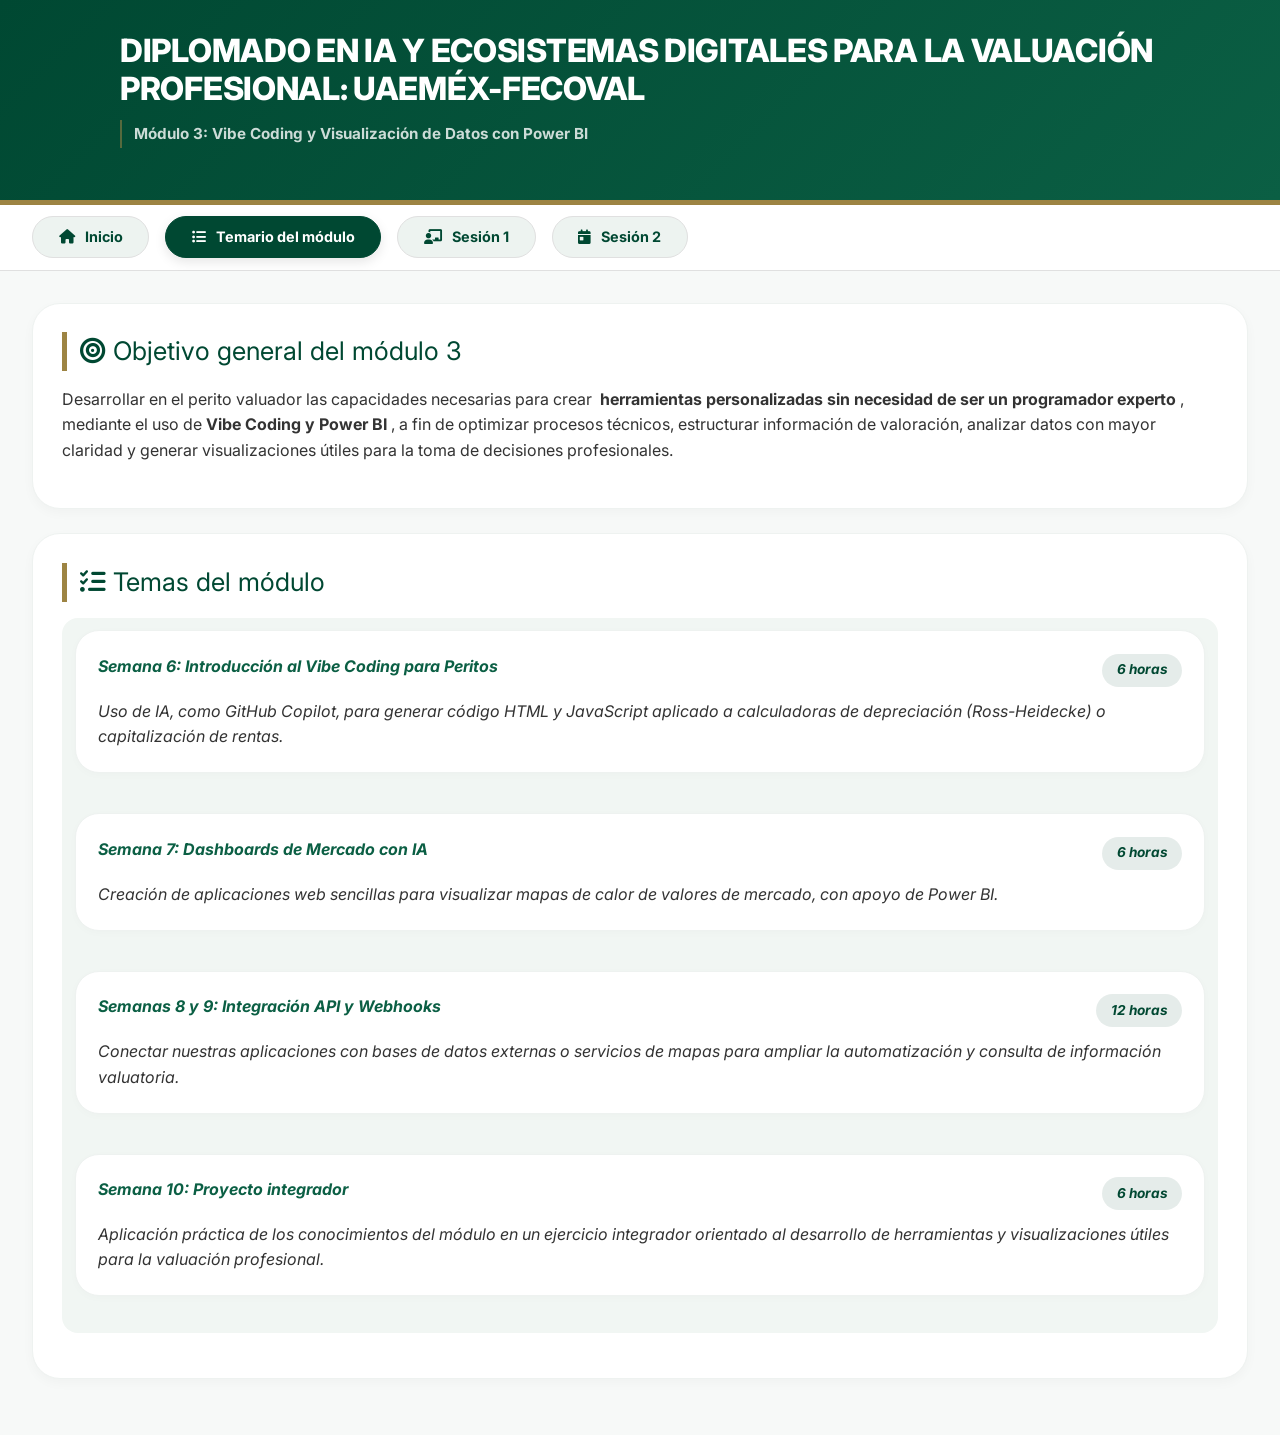
<file: index.html>
<!DOCTYPE html>
<html lang="es-MX">
  <head>
    <title>Diplomado IA Valuación | UAEMéx-FECOVAL - Módulo 1 Completo</title>
    <meta charset="UTF-8"/>
    <meta name="viewport" content="width=device-width, initial-scale=1.0, user-scalable=yes"/>
    <meta name="robots" content="index,follow">
    <meta name="generator" content="GrapesJS Studio">
    <link href="https://fonts.googleapis.com/css2?family=Inter:opsz,wght@14..32,300;14..32,400;14..32,600;14..32,700;14..32,800&amp;display=swap" rel="stylesheet"/>
    <link rel="stylesheet" href="https://cdnjs.cloudflare.com/ajax/libs/font-awesome/6.0.0-beta3/css/all.min.css"/>
    <link rel="stylesheet" href="./style.css">
  </head>
  <body id="igsm">
    <div class="app-diplomado">
      <div id="ikurs" class="main-header">
        <div id="imi43" class="header-title">
          <h1 id="it2wj">DIPLOMADO EN IA Y ECOSISTEMAS DIGITALES PARA LA VALUACIÓN PROFESIONAL: UAEMÉX-FECOVAL</h1>
          <p class="header-subtitle">Módulo 3: Vibe Coding y Visualización de Datos con Power BI</p>
          <!-- <div id="i09cd" class="header-meta">
            <span id="icxfl" class="meta-item"><i id="ini3g" class="fas fa-hourglass-half"></i> Duración del módulo: 30 horas teórico-prácticas</span>
            <span id="i26u5" class="meta-item"><i id="isvor" class="fas fa-calendar-week"></i> Estructura: 5 semanas de trabajo (Semanas 6 a 10)</span>
          </div> -->
        </div>
      </div>
    <!-- BOTONES -->
    <div id="ibp73" class="nav-tres-tiempos">
      <!-- <a id="ihomebtn" href="https://campusvirtual.uaemex.mx/DiplomadoValuadores/" target="_blank" rel="noopener noreferrer" class="nav-btn-principal"><i id="ihomeicon" class="fas fa-home"></i> Inicio</a> -->
      <a id="ihomebtn" href="https://campusvirtual.uaemex.mx/DiplomadoValuadores/" rel="noopener noreferrer" class="nav-btn-principal"><i id="ihomeicon" class="fas fa-home"></i> Inicio</a>
      <a id="ib2ss" href="#!" data-page="inicio" class="nav-btn-principal active" role="button"><i id="ildek" class="fas fa-list-ul"></i> Temario del módulo</a>
      <a id="i757w" href="#!" data-page="tema1" class="nav-btn-principal" role="button"><i id="imw0z" class="fas fa-chalkboard-teacher"></i> Sesión 1</a>
      <a id="iypq2" href="#!" data-page="tema2" class="nav-btn-principal" role="button"><i id="ibr5g" class="fas fa-calendar-day"></i> Sesión 2</a>
    </div>
    <div id="ifpmn" class="dashboard-main">
      <!-- INICIO -->
      <div id="pagina-inicio" class="pagina-inicio active-page">
        <div id="ixxxe" class="inicio-card">
          <h2 id="iwkrd"><i id="i24ca" class="fas fa-bullseye"></i> Objetivo general del módulo 3</h2>
          <div id="ie4vd" class="texto-completo">
            <font dir="auto" id="igpffm"><font dir="auto" id="iatyus">Desarrollar en el perito valuador las capacidades necesarias para crear </font></font>
            <font dir="auto" id="i768yj"><font dir="auto" id="ics6tb"><b id="i47ty">herramientas personalizadas sin necesidad de ser un programador experto</b></font></font>
            <font dir="auto" id="ipkxzg"><font dir="auto" id="ighgga">, mediante el uso de</font></font>
            <font dir="auto" id="izs64i"><font dir="auto" id="i9005i"><b id="ikp8q">Vibe Coding y Power BI</b></font></font>
            <font dir="auto" id="ihi4ah"><font dir="auto" id="ird0zg">, a fin de optimizar procesos técnicos, estructurar información de valoración, analizar datos con mayor claridad y generar visualizaciones útiles para la toma de decisiones profesionales.</font></font>
          </div>
        </div>
        <div id="ibrav" class="inicio-card">
          <h2 id="i8eqp"><i id="ifluj" class="fas fa-list-check"></i> Temas del módulo</h2>
          <div id="i8b7tr" class="texto-completo tema-lista">
            <div class="subtema-card">
              <div class="subtema-card-head">
                <strong>Semana 6: Introducción al Vibe Coding para Peritos</strong>
                <span>6 horas</span>
              </div>
              <p>Uso de IA, como GitHub Copilot, para generar código HTML y JavaScript aplicado a calculadoras de depreciación (Ross-Heidecke) o capitalización de rentas.</p>
            </div>
            <div class="subtema-card">
              <div class="subtema-card-head">
                <strong>Semana 7: Dashboards de Mercado con IA</strong>
                <span>6 horas</span>
              </div>
              <p>Creación de aplicaciones web sencillas para visualizar mapas de calor de valores de mercado, con apoyo de Power BI.</p>
            </div>
            <div class="subtema-card">
              <div class="subtema-card-head">
                <strong>Semanas 8 y 9: Integración API y Webhooks</strong>
                <span>12 horas</span>
              </div>
              <p>Conectar nuestras aplicaciones con bases de datos externas o servicios de mapas para ampliar la automatización y consulta de información valuatoria.</p>
            </div>
            <div class="subtema-card">
              <div class="subtema-card-head">
                <strong>Semana 10: Proyecto integrador</strong>
                <span>6 horas</span>
              </div>
              <p>Aplicación práctica de los conocimientos del módulo en un ejercicio integrador orientado al desarrollo de herramientas y visualizaciones útiles para la valuación profesional.</p>
            </div>
          </div>
        </div>
      </div>
      <div id="pagina-tema1" class="pagina-tema">
        <div class="inicio-card">
          <div class="tema1-header">
            <div>
              <h2>Sesión 1: Vibe Coding</h2>
              <p class="texto-completo">Revisa la presentación con los contenidos temáticos del tema de "Vibe coding" y el material de apoyo para la primera parte del reto de la semana.</p>

              <!-- Boton: Material de apoyo -->
              <div class="folder-link-container">
                <a class="folder-link" href="https://drive.google.com/drive/folders/1bh6JpQN3BULOHNvWwEFZ0kt5iBWb7uwA?usp=sharing" target="_blank" rel="noopener noreferrer">
                  <i class="fas fa-folder-open"></i>
                  Material de apoyo
                </a>
              </div>

            </div>
          </div>

          <!-- Presentación de slides -->
          <div class="ppt-slider-embed">
            <button class="btn-fullscreen-slides" type="button" onclick="openSlidesFullscreen()" title="Ver en pantalla completa">
              <i class="fas fa-expand"></i>
            </button>
            <iframe class="slides-frame" src="https://docs.google.com/presentation/d/1sW0dO1pOmtQdffCKXlaPsgbpUGVksEqd/embed?start=false&loop=false&delayms=3000" frameborder="0" allowfullscreen="true" mozallowfullscreen="true" webkitallowfullscreen="true"></iframe>
          </div>

          <div class="slides-fullscreen-modal" id="slidesFullscreenModal">
            <button class="btn-close-fullscreen" type="button" onclick="closeSlidesFullscreen()" title="Cerrar">
              <i class="fas fa-times"></i>
            </button>
            <iframe class="slides-fullscreen-iframe" src="https://docs.google.com/presentation/d/1sW0dO1pOmtQdffCKXlaPsgbpUGVksEqd/embed?start=false&loop=false&delayms=3000" frameborder="0" allowfullscreen="true" mozallowfullscreen="true" webkitallowfullscreen="true"></iframe>
          </div>

          <!-- <button class="accordion-toggle" id="actividadToggle" type="button" aria-expanded="false">Actividad en clase: Estudio de caso</button>
          <div class="accordion-content" id="actividadContent">
            <p>Lee el caso práctico del perito valuador y responde las preguntas sobre datos, visualización y toma de decisiones. Usa el folder de recursos para apoyar tu análisis.</p>
          </div> -->
        </div>
      </div>
      <div id="pagina-tema2" class="pagina-tema">
        <div class="inicio-card">
          <div class="tema1-header">
            <div>
              <h2>Sesión 2: Vibe Coding en IA Studio de Google</h2>
              <p class="texto-completo">Revisa la presentación con los contenidos temáticos del tema de "Power BI y Visualización de Datos" y el material de apoyo para la segunda parte del reto de la semana.</p>

              <!-- Boton: Material de apoyo -->
              <div class="folder-link-container">
                <a class="folder-link" href="https://drive.google.com/drive/u/0/folders/17gFzdMhS1gKjv2ZTqB8HvF4Ems-QDXhU" target="_blank" rel="noopener noreferrer">
                  <i class="fas fa-folder-open"></i>
                  Material de apoyo
                </a>
              </div>

            </div>
          </div>

          <!-- Presentación de slides -->
          <div class="ppt-slider-embed">
            <button class="btn-fullscreen-slides" type="button" onclick="openSlidesFullscreen2()" title="Ver en pantalla completa">
              <i class="fas fa-expand"></i>
            </button>
            <iframe class="slides-frame" src="https://docs.google.com/presentation/d/1UKso7UypN0ng8D0d9crifWg_VAtCfEc-/embed?start=false&loop=false&delayms=3000" frameborder="0" allowfullscreen="true" mozallowfullscreen="true" webkitallowfullscreen="true"></iframe>
          </div>

          <div class="slides-fullscreen-modal" id="slidesFullscreenModal2">
            <button class="btn-close-fullscreen" type="button" onclick="closeSlidesFullscreen2()" title="Cerrar">
              <i class="fas fa-times"></i>
            </button>
            <iframe class="slides-fullscreen-iframe" src="https://docs.google.com/presentation/d/1UKso7UypN0ng8D0d9crifWg_VAtCfEc-/embed?start=false&loop=false&delayms=3000" frameborder="0" allowfullscreen="true" mozallowfullscreen="true" webkitallowfullscreen="true"></iframe>
          </div>

          <!-- Encuesta de Satisfacción -->
          <div class="encuesta-section" style="margin-top: 2rem; padding: 1.5rem; background: #f8faf9; border-radius: 20px; border-left: 4px solid var(--oro-uaemex);">
            <h3 style="font-size: 1.2rem; color: var(--verde-uaemex); margin-bottom: 1rem;">📝 Encuesta de Satisfacción M2 y M3</h3>
            <p style="margin-bottom: 1rem; line-height: 1.6;">Tu opinión es muy importante para nosotros. Por favor, completa la encuesta de satisfacción para los Módulos 2 y 3.</p>
            <a href="https://forms.office.com/r/9v2KQtMQBR" target="_blank" rel="noopener noreferrer" class="folder-link" style="display: inline-flex; align-items: center; gap: 0.65rem; padding: 0.8rem 1.5rem; border-radius: 999px; background: var(--verde-uaemex); color: #fff; font-weight: 700; text-decoration: none; transition: background 0.2s, transform 0.2s;">
              <i class="fas fa-external-link-alt"></i>
              Abrir Encuesta
            </a>
          </div>

          <button class="accordion-toggle" id="actividadToggle2" type="button" aria-expanded="false">🏆 RETO FINAL: Módulo de Vibe Coding para Peritos</button>
          <div class="accordion-content" id="actividadContent2">
            <p>¡Muchas felicidades por haber llegado hasta este punto del diplomado! Para acreditar con éxito el módulo de "Introducción al Vibe Coding para Peritos", deberás realizar y enviar las siguientes actividades prácticas:</p>
            
            <h3>📋 Entregables y Puntuación</h3>
            <ul>
              <li><strong>Calculadora Ross-Heidecke (Versión Ejecutiva)</strong> | 40 Puntos
                <p>La aplicación debe estar completamente terminada y publicada en tu repositorio de GitHub.</p>
              </li>
              <li><strong>Aplicación ValuTrack</strong> | 60 Puntos
                <p>La aplicación debe completarse en su totalidad, siguiendo cada una de las fases indicadas en el manual del curso.</p>
              </li>
            </ul>
            
            <h3>📥 Forma de Entrega</h3>
            <p>Deberás consolidar tu trabajo en un único documento de texto (Word o PDF) que incluya:</p>
            <ul>
              <li><strong>Portada formal:</strong> Con tus datos completos y los del diplomado.</li>
              <li><strong>Evidencias de los proyectos:</strong> Por cada una de las dos aplicaciones deberás indicar:
                <ul>
                  <li>La URL de las dos aplicaciones: GitHub y IA Studio.</li>
                  <li>Capturas de pantalla (impresiones de pantalla) legibles que demuestren el funcionamiento final de cada aplicación.</li>
                  <li>Impresión de pantalla de que respondiste la encuesta de satisfacción.</li>
                </ul>
              </li>
            </ul>
            
            <h3>📅 Fechas y Medio de Envío</h3>
            <p><strong>Fecha máxima de entrega:</strong> Martes 21 de Julio a las 24:00 hrs (Medianoche, hora CDMX).</p>
            <p><strong>Enviar a:</strong> ymirandar@uaemex.mx</p>
            <p><strong>Asunto del correo requerido:</strong> Reto Final Vibe Coding - [Tu Nombre Completo]</p>
            <br><br>
            <p>💡 <strong>Nota importante:</strong> Antes de adjuntar tu documento, por favor verifica que los enlaces de tus aplicaciones funcionen correctamente de forma pública para asegurar una evaluación sin contratiempos. ¡Mucho éxito en tu cierre de módulo!</p>
          </div>
        </div>
      </div>
      </div>
    </div>
    <script>
      // Funciones globales para fullscreen
      function openSlidesFullscreen() {
        document.getElementById('slidesFullscreenModal').classList.add('active');
        document.body.style.overflow = 'hidden';
      }

      function closeSlidesFullscreen() {
        document.getElementById('slidesFullscreenModal').classList.remove('active');
        document.body.style.overflow = 'auto';
      }

      function openSlidesFullscreen2() {
        document.getElementById('slidesFullscreenModal2').classList.add('active');
        document.body.style.overflow = 'hidden';
      }

      function closeSlidesFullscreen2() {
        document.getElementById('slidesFullscreenModal2').classList.remove('active');
        document.body.style.overflow = 'auto';
      }

      document.addEventListener('DOMContentLoaded', function() {
        const navLinks = document.querySelectorAll('[data-page]');
        function showPage(page) {
          document.querySelectorAll('.pagina-inicio, .pagina-tema').forEach(el => el.classList.remove('active-page'));
          document.querySelectorAll('[data-page]').forEach(link => link.classList.remove('active'));
          const target = document.getElementById('pagina-' + page);
          if (target) target.classList.add('active-page');
          const activeLink = document.querySelector(`[data-page="${page}"]`);
          if (activeLink) activeLink.classList.add('active');
        }
        navLinks.forEach(link => {
          link.addEventListener('click', e => {
            e.preventDefault();
            showPage(link.dataset.page);
          });
        });

        const actividadToggle = document.getElementById('actividadToggle');
        const actividadContent = document.getElementById('actividadContent');
        if (actividadToggle && actividadContent) {
          actividadToggle.addEventListener('click', () => {
            actividadContent.classList.toggle('open');
            actividadToggle.setAttribute('aria-expanded', actividadContent.classList.contains('open'));
          });
        }

        document.getElementById('slidesFullscreenModal').addEventListener('click', function(e) {
          if (e.target === this) {
            closeSlidesFullscreen();
          }
        });

        // Funciones para Sesión 2
        const actividadToggle2 = document.getElementById('actividadToggle2');
        const actividadContent2 = document.getElementById('actividadContent2');
        if (actividadToggle2 && actividadContent2) {
          actividadToggle2.addEventListener('click', () => {
            actividadContent2.classList.toggle('open');
            actividadToggle2.setAttribute('aria-expanded', actividadContent2.classList.contains('open'));
          });
        }

        document.getElementById('slidesFullscreenModal2').addEventListener('click', function(e) {
          if (e.target === this) {
            closeSlidesFullscreen2();
          }
        });

        showPage('inicio');
      });
    </script>
  </body>
</html>
</file>
<file: style.css>
* {
  box-sizing: border-box;
}
body {
  margin: 0;
}
:root {
  --gjs-t-color-primary:#004832;
  --gjs-t-color-secondary:#9d8443;
  --gjs-t-color-accent:#9d8443;
  --gjs-t-color-success:#28a745;
  --gjs-t-color-warning:#ffc107;
  --gjs-t-color-error:#dc3545;
  --verde-uaemex:#004832;
  --oro-uaemex:#9d8443;
  --gris-oscuro:#333333;
  --gris-claro:#f7f9f8;
  --blanco:#ffffff;
  --borde:#e0e0e0;
}
html {
  scroll-behavior:smooth;
}
.gjs-t-body {
  background-color:inherit;
  color:inherit;
  font-size:1rem;
  line-height:1.75rem;
}
.gjs-t-h1 {
  color:var(--gjs-t-color-secondary);
  font-size:1.5rem;
  line-height:2.5rem;
}
.gjs-t-h2 {
  color:var(--verde-uaemex);
  font-size:1.2rem;
  line-height:1.75rem;
}
.gjs-t-button {
  background-color:var(--gjs-t-color-primary);
  color:var(--blanco);
  border-radius:0.3rem;
}
.gjs-t-link {
  color:var(--gjs-t-color-primary);
  text-decoration:underline;
}
.gjs-t-border {
  border-radius:0.3rem;
  border-color:var(--borde);
}
.badge-norma {
  background:#e8f0f5;
  border-radius:50px;
  padding:0.2rem 0.9rem;
  font-size:0.7rem;
  font-weight:700;
  display:inline-block;
}
* {
  margin:0;
  padding:0;
  box-sizing:border-box;
}
body {
  font-family:'Inter',sans-serif;
  background:var(--gris-claro);
  color:var(--gris-oscuro);
  margin:0;
  line-height:inherit;
}
.app-diplomado {
  max-width:1400px;
  margin:0 auto;
  background:var(--blanco);
  min-height:100vh;
  display:flex;
  flex-direction:column;
  box-shadow:0 25px 45px -12px rgba(0,0,0,0.15);
}
.main-header {
  background:linear-gradient(135deg, var(--verde-uaemex) 0%, #0b5f44 100%);
  color:rgb(255 255 255 / 1);
  padding:2rem 2rem 1.5rem 2rem;
  border-bottom:5px solid var(--oro-uaemex);
  border-bottom-width:5px;
  border-color:var(--oro-uaemex);
  background-image:linear-gradient(to bottom right, , #0b5f44);
  padding-left:2rem;
  padding-right:2rem;
  padding-top:2rem;
  padding-bottom:2rem;
}
.header-title {
  max-width:1040px;
  margin:0 auto;
}
.header-title h1 {
  font-size:2rem;
  font-weight:800;
  letter-spacing:-0.3px;
  margin-bottom:0.75rem;
  line-height:1.18;
}
.header-subtitle {
  color:rgba(255,255,255,0.92);
  font-size:1rem;
  margin-bottom:1.25rem;
  max-width:760px;
  line-height:1.6;
}
.header-meta {
  display:flex;
  flex-wrap:wrap;
  gap:1.2rem;
  margin-top:0.8rem;
}
.meta-item {
  background:rgba(255,255,255,0.12);
  padding:0.3rem 1rem;
  border-radius:9999px;
  font-size:0.875rem;
  display:flex;
  align-items:center;
  gap:0.5rem;
  border-width:1px;
  border-color:rgb(255 255 255 / 0.15);
  background-color:rgb(255 255 255 / 0.1);
  padding-left:1rem;
  padding-right:1rem;
  padding-top:0.5rem;
  padding-bottom:0.5rem;
  line-height:1.25rem;
  font-weight:500;
}
.nav-tres-tiempos {
  background:var(--blanco);
  border-bottom:1px solid var(--borde);
  padding:0.7rem 2rem;
  display:flex;
  gap:1rem;
  flex-wrap:wrap;
  box-shadow:0 2px 6px rgba(0,0,0,0.02);
}
.nav-btn-principal {
  background:#edf3f0;
  border:1px solid var(--borde);
  padding:0.6rem 1.6rem;
  border-radius:40px;
  font-weight:700;
  font-size:0.9rem;
  cursor:pointer;
  font-family:'Inter', sans-serif;
  transition:0.2s;
  display:inline-flex;
  align-items:center;
  gap:10px;
  color:var(--verde-uaemex);
}
.nav-btn-principal.active {
  background:var(--verde-uaemex);
  color:var(--blanco);
  box-shadow:0 4px 12px rgba(0,0,0,0.1);
  border-color:var(--verde-uaemex);
}
.nav-btn-principal:hover:not(.active) {
  background:#e7eee9;
  transform:translateY(-2px);
}
.dashboard-main {
  flex:1;
  padding:2rem;
  background:var(--gris-claro);
}
.pagina-inicio {
  display:none;
  animation:fade 0.3s ease;
}
.pagina-inicio.active-page {
  display:block;
}
.inicio-card {
  background:var(--blanco);
  border-radius:28px;
  padding:1.8rem;
  margin-bottom:1.5rem;
  box-shadow:0 4px 12px rgba(0,0,0,0.03);
  border:1px solid #eef2f0;
}
.inicio-card h2 {
  font-size:1.6rem;
  margin-bottom:1rem;
  color:var(--verde-uaemex);
  border-left:5px solid var(--oro-uaemex);
  padding-left:0.8rem;
}
.objetivos-lista {
  padding-left:1.5rem;
  margin:1rem 0;
}
.objetivos-lista li {
  margin-bottom:0.7rem;
  line-height:1.5;
}
.pagina-tema {
  display:none;
  animation:fade 0.3s ease;
}
.pagina-tema.active-page {
  display:block;
}
.tema-header {
  background:var(--blanco);
  border-radius:28px;
  padding:1.5rem;
  margin-bottom:1.5rem;
  border-left:6px solid var(--oro-uaemex);
}
.tema-header h2 {
  font-size:1.8rem;
  color:var(--verde-uaemex);
}
.subtema-card {
  background:var(--blanco);
  border-radius:24px;
  padding:1.4rem;
  margin-bottom:1.5rem;
  border:1px solid #eef2f0;
  box-shadow:0 2px 8px rgba(0,0,0,0.02);
}
.subtema-card h3 {
  font-size:1.3rem;
  margin-bottom:0.8rem;
  color:#0b5f44;
  display:flex;
  align-items:center;
  gap:10px;
}
.tema-lista {
  display:grid;
  gap:1rem;
  margin-top:1rem;
}
.subtema-card-head {
  display:flex;
  justify-content:space-between;
  align-items:flex-start;
  gap:1rem;
  margin-bottom:0.75rem;
}
.subtema-card-head strong {
  font-size:1rem;
  color:#0b5f44;
}
.subtema-card-head span {
  background:rgba(0,72,50,0.1);
  color:var(--verde-uaemex);
  border-radius:999px;
  padding:0.35rem 0.9rem;
  font-size:0.85rem;
  font-weight:700;
}
.texto-completo {
  line-height:1.6;
  margin-bottom:1rem;
}
.table-compare {
  width:100%;
  border-collapse:collapse;
  margin:1rem 0;
  font-size:0.85rem;
}
.table-compare th, .table-compare td {
  border:1px solid var(--borde);
  padding:0.7rem;
  vertical-align:top;
  background:var(--blanco);
}
.table-compare th {
  background:#f1f6f3;
}
.actividad-box {
  background:#fbf8ef;
  border-left:5px solid var(--oro-uaemex);
  padding:1rem 1.3rem;
  border-radius:20px;
  margin:1.2rem 0;
}
.btn-demo {
  background:var(--verde-uaemex);
  border:none;
  color:var(--blanco);
  padding:0.4rem 1rem;
  border-radius:30px;
  font-size:0.75rem;
  cursor:pointer;
  margin-top:0.6rem;
  transition:0.2s;
}
.btn-demo:hover {
  background:#063c2a;
}
.imagen-referencia {
  background:#f3f7f5;
  border-radius:20px;
  padding:1rem;
  text-align:center;
  margin:1.2rem 0;
}
.video-card {
  background:linear-gradient(135deg, var(--verde-uaemex) 0%, #0a3b2a 100%);
  border-radius:20px;
  padding:1.5rem;
  margin:1.2rem 0;
  text-align:center;
  color:var(--blanco);
  cursor:pointer;
  transition:transform 0.2s, box-shadow 0.2s;
  border:1px solid rgba(255,255,255,0.1);
}
.video-card:hover {
  transform:translateY(-3px);
  box-shadow:0 12px 25px rgba(0,0,0,0.2);
}
.video-card i {
  font-size:3.5rem;
  color:var(--oro-uaemex);
  margin-bottom:0.8rem;
}
.video-card h4 {
  font-size:1.1rem;
  margin-bottom:0.5rem;
}
.btn-youtube {
  display:inline-block;
  background:var(--oro-uaemex);
  color:var(--blanco);
  padding:0.6rem 1.2rem;
  border-radius:40px;
  text-decoration:none;
  font-weight:600;
  font-size:0.85rem;
  margin-top:0.8rem;
}
footer {
  background:#f4f7f5;
  text-align:center;
  padding:1rem;
  font-size:0.7rem;
  color:#5b665f;
  border-top:1px solid var(--borde);
}
.lista-viñetas {
  margin-left:1.8rem;
  margin-bottom:1rem;
}
.lista-viñetas li {
  margin-bottom:0.5rem;
}
.menu-ejemplo {
  background:#f1f6f3;
  border-radius:16px;
  padding:1rem;
  margin:1rem 0;
  font-family:monospace;
  font-size:0.85rem;
}
#i8b7tr {
  margin-top:1rem;
  font-style:italic;
  background:#f1f6f3;
  padding:0.8rem;
  border-radius:16px;
}
#demoAct1_1 {
  margin-top:10px;
  background:#f1f6f3;
  padding:10px;
  border-radius:16px;
  display:none;
}
#geoDemo {
  display:none;
  background:#f1f6f3;
  padding:10px;
  border-radius:16px;
  margin-top:8px;
}
#errorEticaDemo {
  display:none;
  background:#fbf4ef;
  padding:12px;
  border-radius:16px;
  margin-top:8px;
}
#promptCompletoDemo {
  display:none;
  background:#f1f6f3;
  padding:12px;
  border-radius:16px;
  margin-top:8px;
}
#resultadoKB {
  display:none;
  background:#f2f7f3;
  border-radius:16px;
  padding:12px;
  margin-top:8px;
}
#iysj7g {
  margin-top:0.45rem;
  font-size:0.9rem;
  font-weight:500;
  letter-spacing:0.4px;
  color:rgba(255,255,255,0.78);
  padding-left:0.7rem;
  line-height:1.4;
  border-left:2px solid rgba(157,132,67,0.55);
  max-width:900px;
}
#iol6im {
  color:var(--verde-uaemex);
}
#ia7lj9 {
  background:rgba(157,132,67,0.12);
  color:var(--oro-uaemex);
  padding:0.2rem 0.7rem;
  border-radius:999px;
  font-size:0.82rem;
  font-weight:700;
}
#icuyb3 {
  display:flex;
  justify-content:space-between;
  align-items:center;
  gap:1rem;
  flex-wrap:wrap;
  margin-bottom:0.35rem;
}
#i74gpt {
  margin:0;
  line-height:1.65;
}
#ib8puj {
  background:#f8faf9;
  border:1px solid #eef2f0;
  border-radius:18px;
  padding:1rem 1.1rem;
}
#iq4pj8 {
  color:var(--verde-uaemex);
}
#iqgd6k {
  background:rgba(157,132,67,0.12);
  color:var(--oro-uaemex);
  padding:0.2rem 0.7rem;
  border-radius:999px;
  font-size:0.82rem;
  font-weight:700;
}
#i1116p {
  display:flex;
  justify-content:space-between;
  align-items:center;
  gap:1rem;
  flex-wrap:wrap;
  margin-bottom:0.35rem;
}
#i482xj {
  margin:0;
  line-height:1.65;
}
#io562m {
  background:#f8faf9;
  border:1px solid #eef2f0;
  border-radius:18px;
  padding:1rem 1.1rem;
}
#isc0gu {
  color:var(--verde-uaemex);
}
#ife11f {
  background:rgba(157,132,67,0.12);
  color:var(--oro-uaemex);
  padding:0.2rem 0.7rem;
  border-radius:999px;
  font-size:0.82rem;
  font-weight:700;
}
#im8plh {
  display:flex;
  justify-content:space-between;
  align-items:center;
  gap:1rem;
  flex-wrap:wrap;
  margin-bottom:0.35rem;
}
#i28xe9 {
  margin:0;
  line-height:1.65;
}
#ia4szv {
  background:#f8faf9;
  border:1px solid #eef2f0;
  border-radius:18px;
  padding:1rem 1.1rem;
}
#i3jyz7 {
  color:var(--verde-uaemex);
}
#iuj8pv {
  background:rgba(157,132,67,0.12);
  color:var(--oro-uaemex);
  padding:0.2rem 0.7rem;
  border-radius:999px;
  font-size:0.82rem;
  font-weight:700;
}
#ivny7o {
  display:flex;
  justify-content:space-between;
  align-items:center;
  gap:1rem;
  flex-wrap:wrap;
  margin-bottom:0.35rem;
}
#iwyb34 {
  margin:0;
  line-height:1.65;
}
#i1efw7 {
  background:#f8faf9;
  border:1px solid #eef2f0;
  border-radius:18px;
  padding:1rem 1.1rem;
}
#ij2yds {
  display:flex;
  flex-direction:column;
  gap:1rem;
}
#iatyus {
  vertical-align:inherit;
}
#igpffm {
  vertical-align:inherit;
}
#ics6tb {
  vertical-align:inherit;
}
#i768yj {
  vertical-align:inherit;
}
#ighgga {
  vertical-align:inherit;
}
#ipkxzg {
  vertical-align:inherit;
}
#i9005i {
  vertical-align:inherit;
}
#izs64i {
  vertical-align:inherit;
}
#ird0zg {
  vertical-align:inherit;
}
#ihi4ah {
  vertical-align:inherit;
}
.tema1-header {
  display:flex;
  justify-content:space-between;
  align-items:flex-start;
  gap:1.5rem;
  flex-wrap:wrap;
  margin-bottom:1.5rem;
}
.tema1-header h2 {
  font-size:1.7rem;
  margin-bottom:0.65rem;
  color:var(--verde-uaemex);
}
.folder-link {
  display:inline-flex;
  align-items:center;
  gap:0.65rem;
  padding:0.8rem 1rem;
  border-radius:999px;
  background:rgba(0,72,50,0.12);
  color:var(--verde-uaemex);
  font-weight:700;
  text-decoration:none;
  transition:background 0.2s, transform 0.2s;
}
.folder-link:hover {
  background:rgba(0,72,50,0.18);
  transform:translateY(-1px);
}
.folder-link-container {
  display:flex;
  justify-content:flex-end;
  margin-bottom:1rem;
}
.ppt-slider-embed {
  margin:1rem auto;
  border-radius:24px;
  overflow:hidden;
  box-shadow:0 12px 24px rgba(0,0,0,0.1);
  position:relative;
  max-width:800px;
}
.btn-fullscreen-slides {
  position:absolute;
  top:12px;
  right:12px;
  width:40px;
  height:40px;
  border-radius:8px;
  border:none;
  background:rgba(255,255,255,0.95);
  color:var(--verde-uaemex);
  font-size:1rem;
  cursor:pointer;
  display:flex;
  align-items:center;
  justify-content:center;
  transition:transform 0.2s, box-shadow 0.2s, background 0.2s;
  z-index:10;
  box-shadow:0 4px 12px rgba(0,0,0,0.1);
}
.btn-fullscreen-slides:hover {
  background:#fff;
  transform:scale(1.1);
  box-shadow:0 6px 16px rgba(0,0,0,0.15);
}
.slides-frame {
  width:100%;
  height:500px;
  border:none;
}
@media(max-width:768px) {
  .slides-frame {
    height:550px;
  }
  .ppt-slider-embed {
    max-width:100%;
  }
  .btn-fullscreen-slides {
    width:36px;
    height:36px;
    font-size:0.9rem;
  }
}
.accordion-toggle {
  width:100%;
  text-align:left;
  padding:1rem 1.2rem;
  margin-top:1.25rem;
  border-radius:18px;
  border:1px solid var(--borde);
  background:#f7f9f8;
  color:var(--gris-oscuro);
  font-weight:700;
  cursor:pointer;
}
.accordion-toggle:hover {
  background:#eef2ec;
}
.accordion-content {
  max-height:0;
  overflow:hidden;
  transition:max-height 0.3s ease, padding 0.3s ease;
  padding:0 1.2rem;
  background:#fbf8ef;
  border-left:4px solid var(--oro-uaemex);
  border-radius:0 0 18px 18px;
}
.accordion-content.open {
  max-height:800px;
  padding:1rem 1.2rem 1.2rem;
  min-height:100px;
}
.accordion-content p {
  margin:0;
  line-height:1.7;
}
.accordion-content h3 {
  margin:1rem 0 0.5rem 0;
  font-size:1.1rem;
  color:var(--verde-uaemex);
}
.accordion-content ul {
  margin:0.5rem 0;
  padding-left:1.5rem;
  list-style:disc;
}
.accordion-content li {
  margin-bottom:0.5rem;
  line-height:1.6;
}
.slides-fullscreen-modal {
  display:none;
  position:fixed;
  top:0;
  left:0;
  width:100%;
  height:100%;
  background:rgba(0,0,0,0.95);
  z-index:9999;
  align-items:center;
  justify-content:center;
  padding:1rem;
}
.slides-fullscreen-modal.active {
  display:flex;
}
.slides-fullscreen-iframe {
  width:100%;
  height:100%;
  border:none;
  border-radius:8px;
}
.btn-close-fullscreen {
  position:absolute;
  top:20px;
  right:20px;
  width:50px;
  height:50px;
  border-radius:50%;
  border:none;
  background:#fff;
  color:#000;
  font-size:1.5rem;
  cursor:pointer;
  display:flex;
  align-items:center;
  justify-content:center;
  transition:transform 0.2s, box-shadow 0.2s;
  z-index:10000;
  box-shadow:0 4px 12px rgba(0,0,0,0.3);
}
.btn-close-fullscreen:hover {
  transform:scale(1.1);
  box-shadow:0 6px 16px rgba(0,0,0,0.4);
}
.font-heading {
  font-family:'Merriweather',serif;
}
.glass-card {
  background:rgba(255,255,255,.92);
}
.soft-shadow {
  box-shadow:0 25px 45px -12px rgba(0,0,0,.12);
}
.float-gif {
  animation:floaty 3.2s ease-in-out infinite;
}
*, ::before, ::after {
  box-sizing:border-box;
  border-width:0;
  border-style:solid;
  border-color:#e5e7eb;
}
html, :host {
  line-height:1.5;
  -webkit-text-size-adjust:100%;
  -moz-tab-size:4;
  tab-size:4;
  font-family:ui-sans-serif, system-ui, sans-serif, "Apple Color Emoji", "Segoe UI Emoji", "Segoe UI Symbol", "Noto Color Emoji";
  font-feature-settings:normal;
  font-variation-settings:normal;
  -webkit-tap-highlight-color:transparent;
}
hr {
  height:0;
  color:inherit;
  border-top-width:1px;
}
abbr:where([title]) {
  text-decoration:underline dotted;
}
h1, h2, h3, h4, h5, h6 {
  font-size:inherit;
  font-weight:inherit;
}
a {
  color:inherit;
  text-decoration:inherit;
}
b, strong {
  font-weight:bolder;
}
code, kbd, samp, pre {
  font-family:ui-monospace, SFMono-Regular, Menlo, Monaco, Consolas, "Liberation Mono", "Courier New", monospace;
  font-feature-settings:normal;
  font-variation-settings:normal;
  font-size:1em;
}
small {
  font-size:80%;
}
sub, sup {
  font-size:75%;
  line-height:0;
  position:relative;
  vertical-align:baseline;
}
sub {
  bottom:-0.25em;
}
sup {
  top:-0.5em;
}
table {
  text-indent:0;
  border-color:inherit;
  border-collapse:collapse;
}
button, input, optgroup, select, textarea {
  font-family:inherit;
  font-feature-settings:inherit;
  font-variation-settings:inherit;
  font-size:100%;
  font-weight:inherit;
  line-height:inherit;
  letter-spacing:inherit;
  color:inherit;
  margin:0;
  padding:0;
}
button, select {
  text-transform:none;
}
button, input:where([type='button']), input:where([type='reset']), input:where([type='submit']) {
  -webkit-appearance:button;
  background-color:transparent;
  background-image:none;
}
:-moz-focusring {
  outline:auto;
}
:-moz-ui-invalid {
  box-shadow:none;
}
progress {
  vertical-align:baseline;
}
::-webkit-inner-spin-button, ::-webkit-outer-spin-button {
  height:auto;
}
[type='search'] {
  -webkit-appearance:textfield;
  outline-offset:-2px;
}
::-webkit-search-decoration {
  -webkit-appearance:none;
}
::-webkit-file-upload-button {
  -webkit-appearance:button;
  font:inherit;
}
summary {
  display:list-item;
}
blockquote, dl, dd, h1, h2, h3, h4, h5, h6, hr, figure, p, pre {
  margin:0;
}
fieldset {
  margin:0;
  padding:0;
}
legend {
  padding:0;
}
ol, ul, menu {
  list-style:none;
  margin:0;
  padding:0;
}
dialog {
  padding:0;
}
textarea {
  resize:vertical;
}
input::placeholder, textarea::placeholder {
  opacity:1;
  color:#9ca3af;
}
button, [role="button"] {
  cursor:pointer;
}
:disabled {
  cursor:default;
}
img, svg, video, canvas, audio, iframe, embed, object {
  display:block;
  vertical-align:middle;
}
img, video {
  max-width:100%;
  height:auto;
}
[hidden] {
  display:none;
}
.page-wrapper {
  min-height:100vh;
  background-color:var(--gris-claro);
}
.app-container {
  margin-left:auto;
  margin-right:auto;
  display:flex;
  min-height:100vh;
  max-width:1400px;
  flex-direction:column;
  background-color:rgb(255 255 255 / 1);
}
.header-content {
  display:flex;
  flex-direction:column;
  gap:1rem;
}
.header-title-group {
  display:flex;
  flex-direction:column;
  gap:0.5rem;
}
.header-eyebrow {
  font-size:0.875rem;
  line-height:1.25rem;
  font-weight:600;
  text-transform:uppercase;
  letter-spacing:0.22em;
  color:rgb(255 255 255 / 0.75);
}
.header-title {
  font-size:1.875rem;
  line-height:1.25;
  font-weight:700;
  color:rgb(255 255 255 / 1);
}
.header-subtitle {
  max-width:920px;
  border-left-width:2px;
  border-color:rgba(157,132,67,0.55);
  padding-left:0.75rem;
  font-size:0.95rem;
  line-height:1.75rem;
  color:rgb(255 255 255 / 0.8);
}
.header-meta-list {
  display:flex;
  flex-wrap:wrap;
  gap:0.75rem;
}
.meta-icon {
  height:1rem;
  width:1rem;
}
.navigation-bar {
  display:flex;
  flex-wrap:wrap;
  align-items:center;
  gap:0.75rem;
  border-bottom-width:1px;
  border-color:var(--borde);
  background-color:rgb(255 255 255 / 1);
  padding-left:2rem;
  padding-right:2rem;
  padding-top:1rem;
  padding-bottom:1rem;
}
.navigation-link {
  display:inline-flex;
  align-items:center;
  gap:0.5rem;
  border-radius:9999px;
  border-width:1px;
  border-color:var(--verde-uaemex);
  padding-left:1.25rem;
  padding-right:1.25rem;
  padding-top:0.75rem;
  padding-bottom:0.75rem;
  font-size:0.875rem;
  line-height:1.25rem;
  font-weight:600;
  text-decoration-line:none;
  transition-property:color, background-color, border-color, text-decoration-color, fill, stroke, opacity, box-shadow, transform, filter, backdrop-filter;
  transition-timing-function:cubic-bezier(0.4, 0, 0.2, 1);
  transition-duration:150ms;
}
.navigation-link:hover {
  outline-style:solid;
  outline-width:2px;
  outline-color:var(--oro-uaemex);
}
.link-icon {
  height:1rem;
  width:1rem;
}
.navigation-badge {
  display:inline-flex;
  align-items:center;
  gap:0.5rem;
  border-radius:9999px;
  border-width:1px;
  border-color:var(--borde);
  background-color:var(--gris-claro);
  padding-left:1rem;
  padding-right:1rem;
  padding-top:0.75rem;
  padding-bottom:0.75rem;
  font-size:0.875rem;
  line-height:1.25rem;
  font-weight:600;
  color:var(--verde-uaemex);
}
.badge-icon {
  height:1rem;
  width:1rem;
}
.main-content {
  flex:1 1 0%;
  background-color:var(--gris-claro);
  padding-left:2rem;
  padding-right:2rem;
  padding-top:2.5rem;
  padding-bottom:2.5rem;
}
.construction-section {
  margin-left:auto;
  margin-right:auto;
  max-width:64rem;
}
.construction-grid {
  display:grid;
  grid-template-columns:repeat(2, minmax(0, 1fr));
  gap:2rem;
  border-radius:30px;
  border-width:1px;
  border-color:var(--borde);
  background-image:linear-gradient(to bottom right, #fff, #f8fbfa);
  padding:2rem;
}
.construction-message-column {
  display:flex;
  flex-direction:column;
  justify-content:center;
  gap:1.5rem;
}
.status-pill {
  display:inline-flex;
  width:fit-content;
  align-items:center;
  gap:0.5rem;
  border-radius:9999px;
  border-width:1px;
  border-color:rgba(157,132,67,0.25);
  background-color:rgba(157,132,67,0.1);
  padding-left:1rem;
  padding-right:1rem;
  padding-top:0.5rem;
  padding-bottom:0.5rem;
  font-size:0.875rem;
  line-height:1.25rem;
  font-weight:700;
  color:var(--oro-uaemex);
}
.status-icon {
  height:1rem;
  width:1rem;
}
.text-group {
  display:flex;
  flex-direction:column;
  gap:1rem;
}
.construction-title {
  font-size:2.25rem;
  line-height:1.25;
  color:var(--verde-uaemex);
}
.construction-description {
  max-width:620px;
  font-size:1rem;
  line-height:2rem;
}
.construction-note {
  max-width:620px;
  font-size:1rem;
  line-height:2rem;
}
.feature-list {
  display:grid;
  grid-template-columns:repeat(1, minmax(0, 1fr));
  gap:0.75rem;
}
.feature-item {
  display:flex;
  align-items:flex-start;
  gap:0.75rem;
  border-radius:1rem;
  border-width:1px;
  border-color:var(--borde);
  background-color:rgb(255 255 255 / 1);
  padding-left:1rem;
  padding-right:1rem;
  padding-top:1rem;
  padding-bottom:1rem;
}
.feature-icon {
  margin-top:0.25rem;
  height:1.25rem;
  width:1.25rem;
}
.feature-text-group {
  display:flex;
  flex-direction:column;
  gap:0.25rem;
}
.feature-title {
  font-size:1rem;
  line-height:1.5rem;
  font-weight:700;
}
.feature-description {
  font-size:0.875rem;
  line-height:1.75rem;
}
.action-row {
  display:flex;
  flex-wrap:wrap;
  gap:0.75rem;
}
.primary-action {
  display:inline-flex;
  align-items:center;
  gap:0.5rem;
  padding-left:1.25rem;
  padding-right:1.25rem;
  padding-top:0.75rem;
  padding-bottom:0.75rem;
  font-size:0.875rem;
  line-height:1.25rem;
  font-weight:600;
  text-decoration-line:none;
  transition-property:color, background-color, border-color, text-decoration-color, fill, stroke, opacity, box-shadow, transform, filter, backdrop-filter;
  transition-timing-function:cubic-bezier(0.4, 0, 0.2, 1);
  transition-duration:150ms;
}
.primary-action:hover {
  outline-style:solid;
  outline-width:2px;
  outline-color:var(--oro-uaemex);
}
.action-icon {
  height:1rem;
  width:1rem;
}
.construction-visual-column {
  display:flex;
  flex-direction:column;
  align-items:center;
  justify-content:center;
  gap:1.25rem;
  border-radius:26px;
  border-width:1px;
  border-color:var(--borde);
  background-image:linear-gradient(135deg,#f5f9f7 0%,#eef5f1 100%);
  padding:1.5rem;
}
.visual-frame {
  width:100%;
  max-width:440px;
  overflow:hidden;
  border-radius:24px;
  border-width:1px;
  border-color:var(--borde);
  background-color:rgb(255 255 255 / 1);
  padding:1rem;
}
.construction-gif {
  height:300px;
  width:100%;
  border-radius:18px;
  object-fit:cover;
}
.visual-caption-card {
  width:100%;
  max-width:440px;
  border-radius:22px;
  border-width:1px;
  border-color:var(--borde);
  background-color:rgb(255 255 255 / 1);
  padding-left:1.25rem;
  padding-right:1.25rem;
  padding-top:1rem;
  padding-bottom:1rem;
  text-align:center;
}
.visual-caption-title {
  font-size:1.125rem;
  line-height:1.75rem;
  font-weight:700;
}
.visual-caption-text {
  margin-top:0.5rem;
  font-size:0.875rem;
  line-height:1.75rem;
}
.main-footer {
  border-top-width:1px;
  border-color:var(--borde);
  background-color:rgb(244 247 245 / 1);
  padding-left:2rem;
  padding-right:2rem;
  padding-top:1.25rem;
  padding-bottom:1.25rem;
  text-align:center;
  font-size:0.75rem;
  line-height:1.5rem;
  color:rgb(91 102 95 / 1);
}
.footer-content {
  display:flex;
  flex-direction:column;
  align-items:center;
  gap:0.5rem;
}
.footer-line {
  display:flex;
  flex-wrap:wrap;
  align-items:center;
  justify-content:center;
  gap:0.5rem;
}
.footer-icon {
  height:1rem;
  width:1rem;
}
#ip1ruq {
  vertical-align:inherit;
}
#isry4a {
  vertical-align:inherit;
}
@keyframes fade {
  from {
    opacity:0;
    transform:translateY(8px);
  }
  to {
    opacity:1;
    transform:translateY(0);
  }
}
@keyframes floaty {
  0% {
    transform:translateY(0);
  }
  50% {
    transform:translateY(-8px);
  }
  100% {
    transform:translateY(0);
  }
}
@media (max-width: 992px) {
  .dashboard-main {
    padding:1rem;
  }
  .tema-header h2 {
    font-size:1.4rem;
  }
  #iysj7g {
    font-size:0.82rem;
  }
  .float-gif {
    animation:none;
  }
  .main-header {
    padding-left:1.25rem;
    padding-right:1.25rem;
    padding-top:1.5rem;
    padding-bottom:1.5rem;
  }
  .header-title {
    font-size:1.7rem;
  }
  .navigation-bar {
    padding-left:1.25rem;
    padding-right:1.25rem;
  }
  .main-content {
    padding-left:1.25rem;
    padding-right:1.25rem;
    padding-top:2rem;
    padding-bottom:2rem;
  }
  .construction-grid {
    grid-template-columns:repeat(1, minmax(0, 1fr));
    gap:1.5rem;
    padding:1.5rem;
  }
  .construction-title {
    font-size:1.875rem;
    line-height:2.25rem;
  }
  .main-footer {
    padding-left:1.25rem;
    padding-right:1.25rem;
  }
}
@media (max-width: 700px) {
  .dashboard-main {
    padding:1rem;
  }
  .tema-header h2 {
    font-size:1.4rem;
  }
}
@media (max-width: 480px) {
  .dashboard-main {
    padding:1rem;
  }
  .tema-header h2 {
    font-size:1.4rem;
  }
  #iysj7g {
    font-size:0.78rem;
    padding-left:0.55rem;
  }
  .float-gif {
    animation:none;
  }
  .main-header {
    padding-left:1rem;
    padding-right:1rem;
    padding-top:1.25rem;
    padding-bottom:1.25rem;
  }
  .header-title {
    font-size:1.4rem;
  }
  .header-subtitle {
    font-size:0.82rem;
    line-height:1.5rem;
  }
  .navigation-bar {
    padding-left:1rem;
    padding-right:1rem;
  }
  .main-content {
    padding-left:1rem;
    padding-right:1rem;
    padding-top:1.5rem;
    padding-bottom:1.5rem;
  }
  .construction-grid {
    border-radius:24px;
    padding:1.25rem;
  }
  .construction-title {
    font-size:1.8rem;
  }
  .construction-description {
    font-size:0.95rem;
    line-height:1.75rem;
  }
  .construction-note {
    font-size:0.95rem;
    line-height:1.75rem;
  }
  .construction-gif {
    height:220px;
  }
  .main-footer {
    padding-left:1rem;
    padding-right:1rem;
  }
}
</file>
